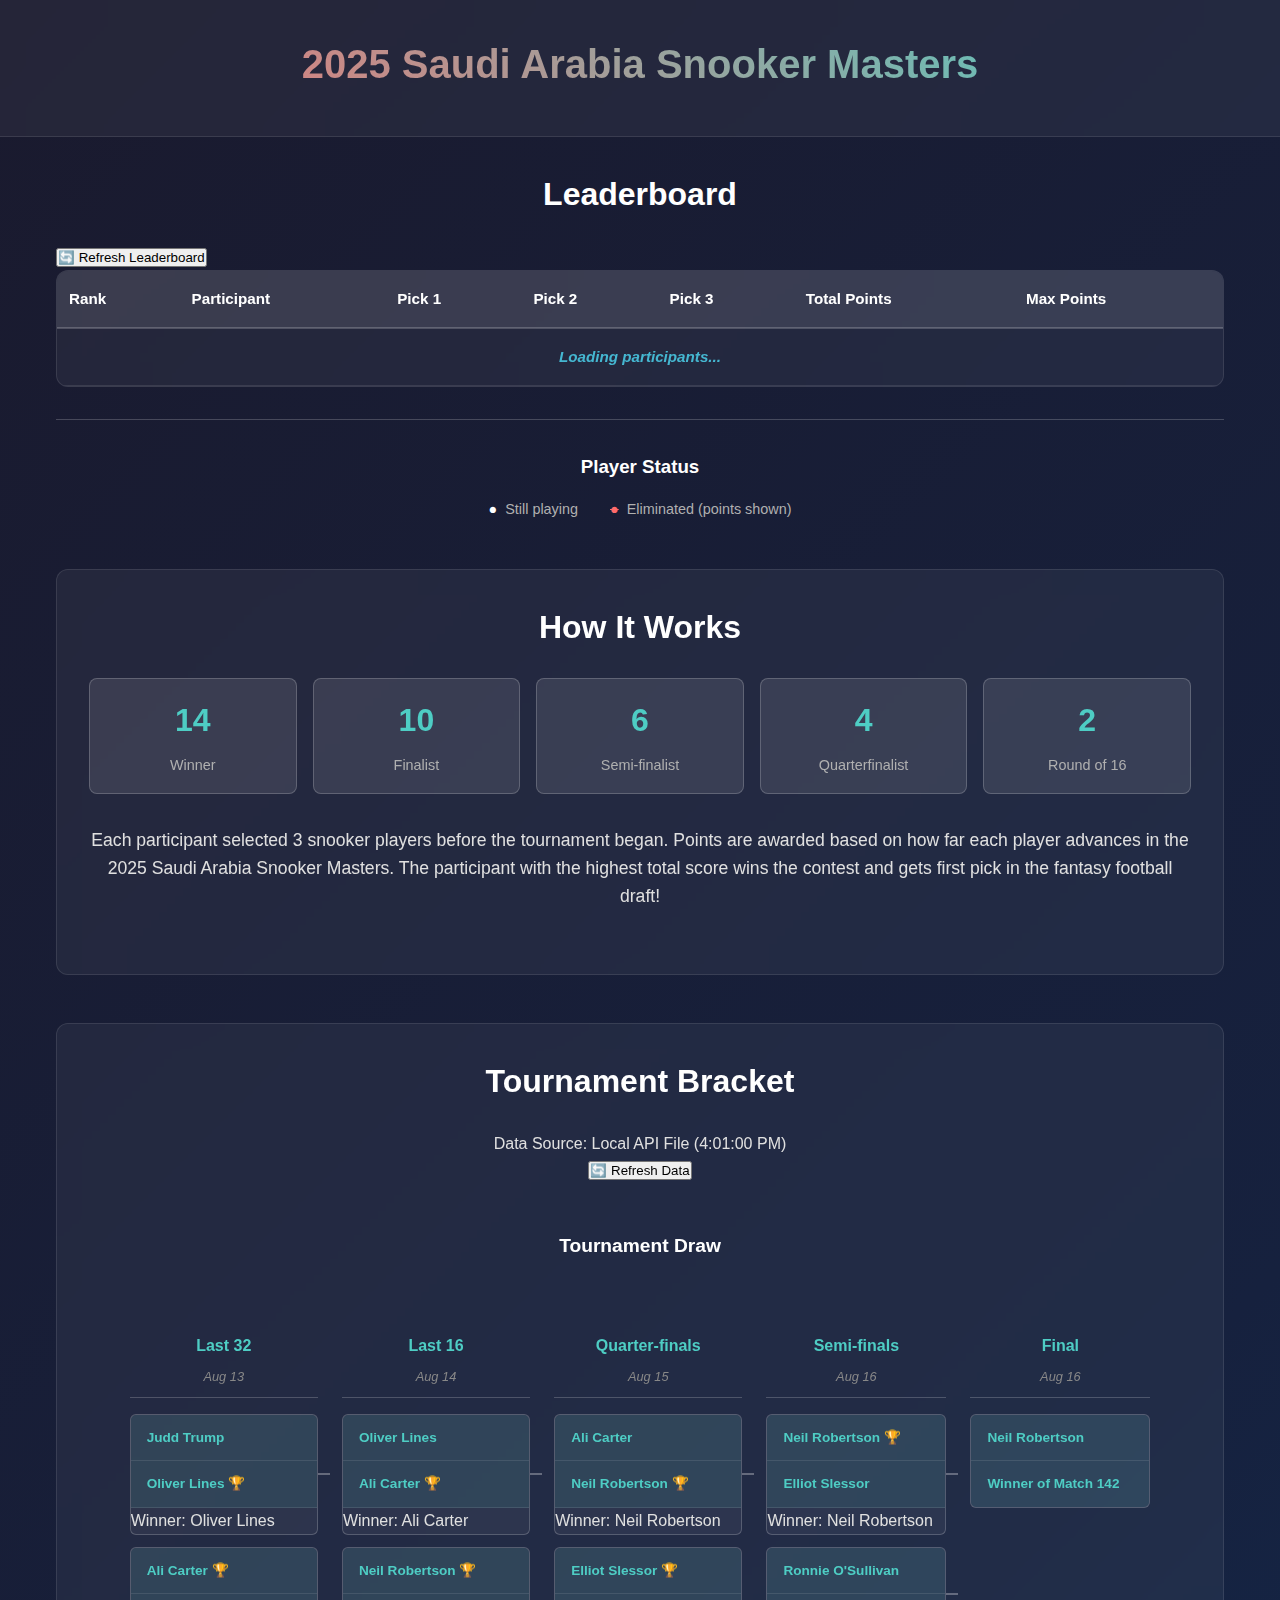
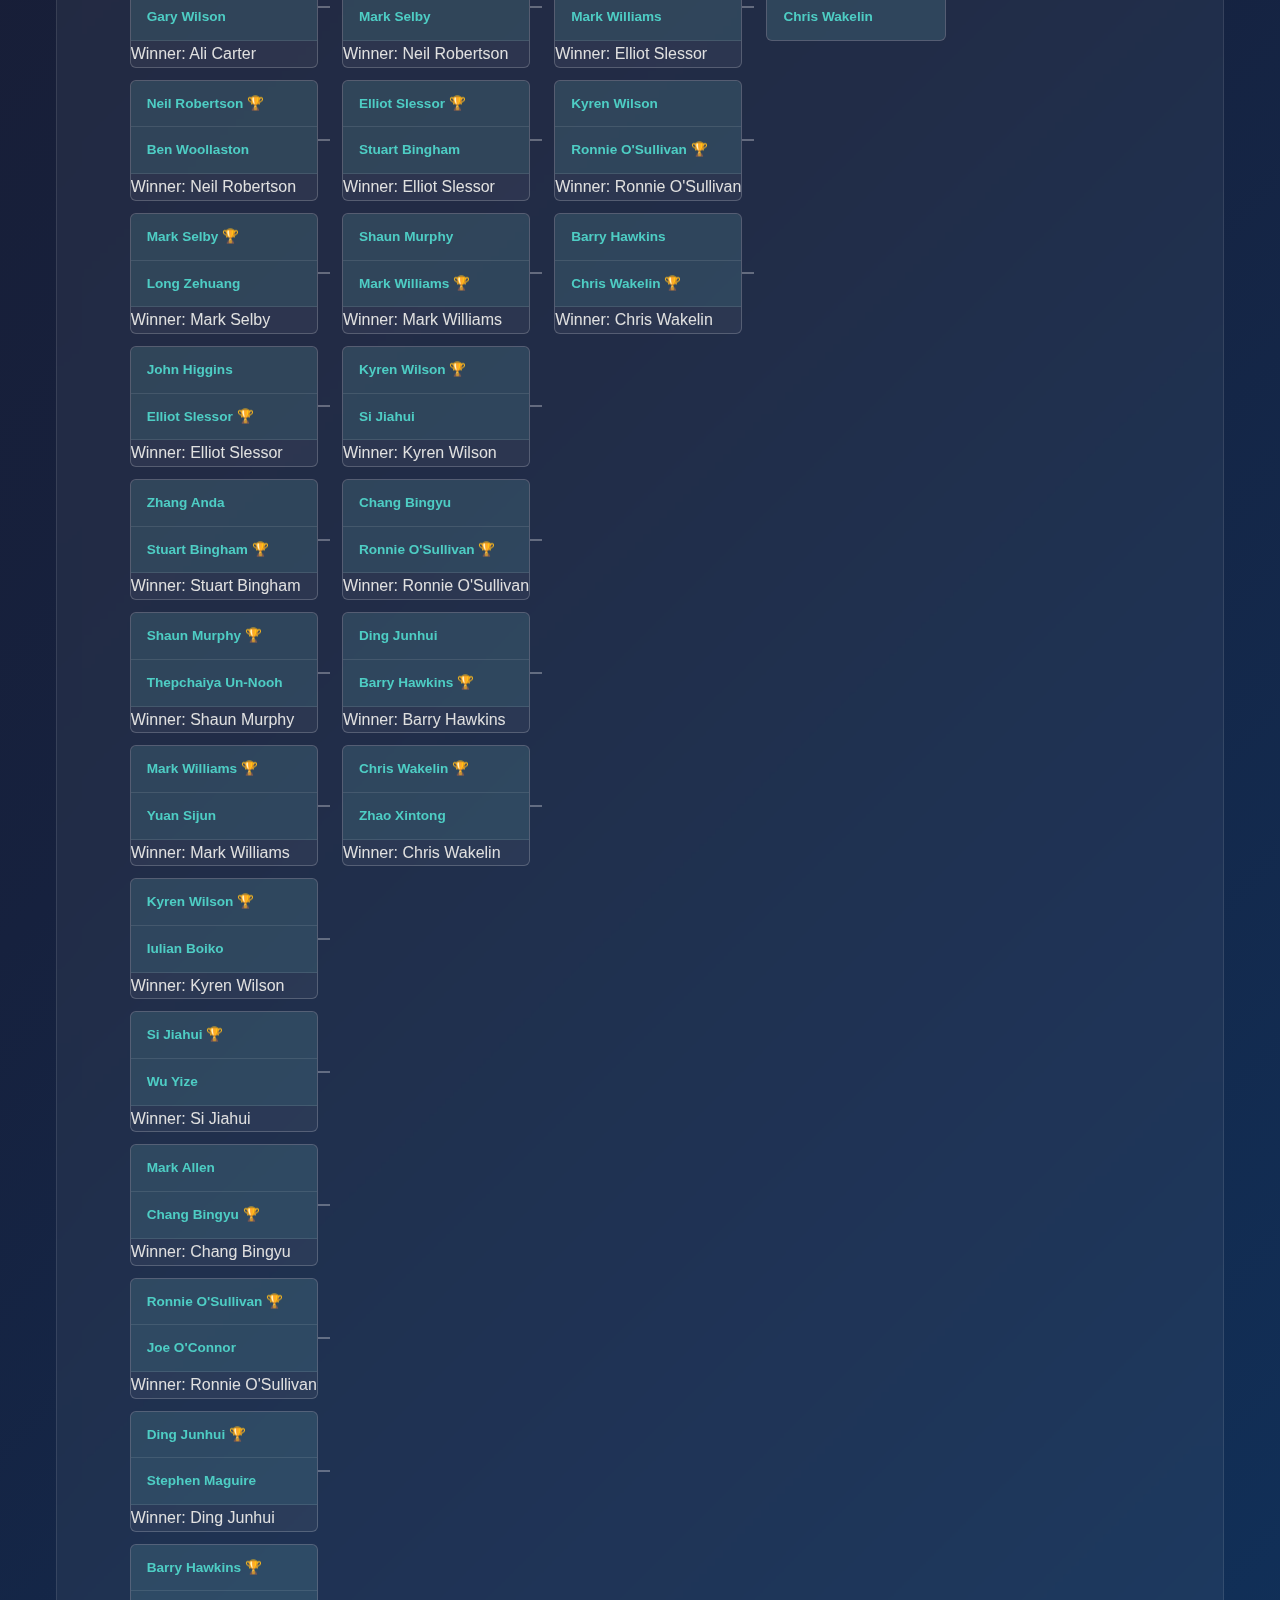
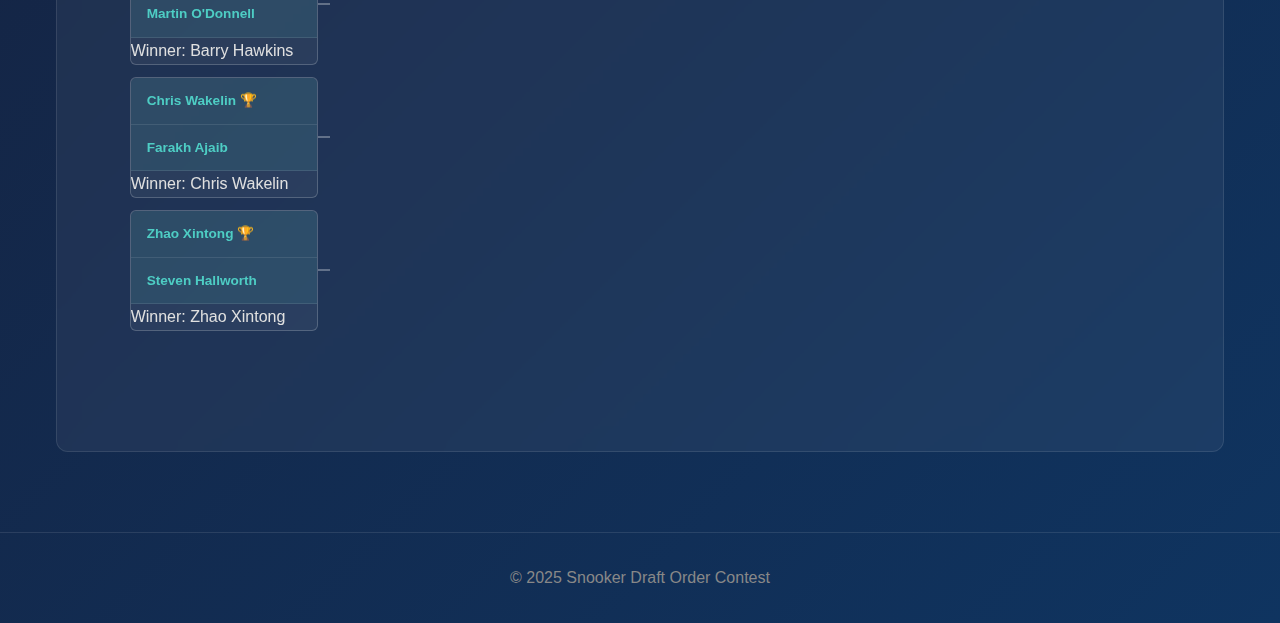
<file: index.html>
<!DOCTYPE html>
<html lang="en">
<head>
    <meta charset="UTF-8">
    <meta name="viewport" content="width=device-width, initial-scale=1.0">
    <title>Snooker Draft Order Contest Leaderboard</title>
    <link rel="stylesheet" href="style.css">
</head>
<body>
    <header>
        <h1>2025 Saudi Arabia Snooker Masters</h1>
    </header>

    <main>
        <section class="leaderboard-section">
            <div class="leaderboard-header">
                <h2>Leaderboard</h2>
                <button id="refreshLeaderboardBtn" class="refresh-btn" onclick="refreshLeaderboardData()">
                    🔄 Refresh Leaderboard
                </button>
            </div>
            <div class="table-container">
                <table id="leaderboardTable">
                    <thead>
                        <tr>
                            <th>Rank</th>
                            <th>Participant</th>
                            <th>Pick 1</th>
                            <th>Pick 2</th>
                            <th>Pick 3</th>
                            <th>Total Points</th>
                            <th>Max Points</th>
                        </tr>
                    </thead>
                    <tbody id="leaderboardBody">
                        <tr>
                            <td colspan="7" class="loading">Loading leaderboard...</td>
                        </tr>
                    </tbody>
                </table>
            </div>
            
            <div class="status-legend">
                <h3>Player Status</h3>
                <div class="legend-items">
                    <div class="legend-item">
                        <span style="color: #ffffff;">●</span>
                        <span>Still playing</span>
                    </div>
                    <div class="legend-item">
                        <span style="color: #ff6b6b; text-decoration: line-through;">●</span>
                        <span>Eliminated (points shown)</span>
                    </div>
                </div>
            </div>
        </section>

        <section class="how-it-works">
            <h2>How It Works</h2>
            <div class="scoring-grid">
                <div class="scoring-item">
                    <span class="points">14</span>
                    <span class="description">Winner</span>
                </div>
                <div class="scoring-item">
                    <span class="points">10</span>
                    <span class="description">Finalist</span>
                </div>
                <div class="scoring-item">
                    <span class="points">6</span>
                    <span class="description">Semi-finalist</span>
                </div>
                <div class="scoring-item">
                    <span class="points">4</span>
                    <span class="description">Quarterfinalist</span>
                </div>
                <div class="scoring-item">
                    <span class="points">2</span>
                    <span class="description">Round of 16</span>
                </div>
            </div>
            <p>
                Each participant selected 3 snooker players before the tournament began. 
                Points are awarded based on how far each player advances in the 2025 Saudi Arabia Snooker Masters.
                The participant with the highest total score wins the contest and gets first pick in the fantasy football draft!
            </p>
        </section>

        <section class="tournament-bracket">
            <h2>Tournament Bracket</h2>
            <div class="bracket-header">
                <div class="data-source">
                    <span>Data Source: </span><span id="bracketDataSource">Loading...</span>
                </div>
                <button id="refreshBracketBtn" class="refresh-btn" onclick="refreshBracketData()">
                    🔄 Refresh Data
                </button>
            </div>
            <div id="bracketContainer" class="bracket-container">
                <div class="loading">Loading tournament information...</div>
            </div>
        </section>


    </main>

    <footer>
        <p>&copy; 2025 Snooker Draft Order Contest</p>
    </footer>

    <script src="config.js"></script>
    <script src="participants-loader.js"></script>
    <script src="wst-fetcher.js"></script>
    <script src="leaderboard.js"></script>
    <script src="bracket.js"></script>
    <script src="validate-data.js"></script>
    <script>
        // Initialize components when page loads
        document.addEventListener('DOMContentLoaded', () => {
            console.log('Page loaded - all components should initialize automatically');
        });
    </script>
</body>
</html>
</file>
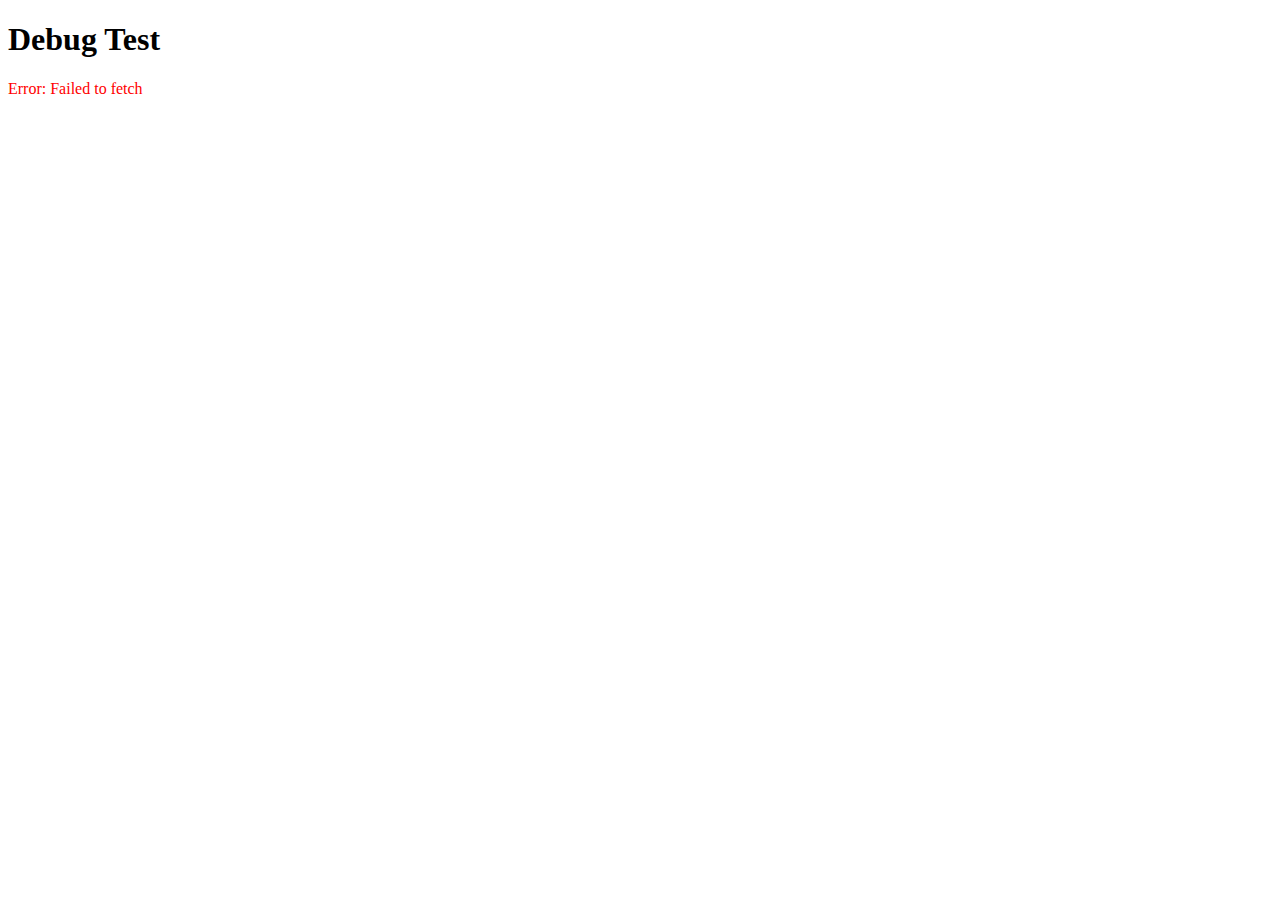
<file: debug-test.html>
<!DOCTYPE html>
<html lang="en">
<head>
    <meta charset="UTF-8">
    <meta name="viewport" content="width=device-width, initial-scale=1.0">
    <title>Debug Test</title>
</head>
<body>
    <h1>Debug Test</h1>
    <div id="output"></div>

    <script src="config.js"></script>
    <script src="participants-loader.js"></script>
    <script src="wst-fetcher.js"></script>
    <script>
        async function debugData() {
            const output = document.getElementById('output');
            
            try {
                // Load participants
                console.log('Loading participants...');
                const participants = await ParticipantsLoader.loadParticipants();
                console.log('Participants:', participants);
                
                // Check for Mark Williams
                participants.forEach(participant => {
                    participant.picks.forEach((pick, index) => {
                        if (pick && pick.includes('Williams')) {
                            console.log(`Found Williams in ${participant.name}'s pick ${index + 1}: "${pick}"`);
                            output.innerHTML += `<p>🎯 Found Williams in ${participant.name}'s pick ${index + 1}: "${pick}"</p>`;
                        }
                    });
                });
                
                // Load tournament data
                console.log('Loading tournament data...');
                const tournamentData = await fetch('data/api_tournament.json').then(r => r.json());
                console.log('Tournament data loaded');
                
                // Check for Mark Williams in tournament data
                const matches = tournamentData.data.attributes.matches;
                matches.forEach(match => {
                    if (match.name && match.name.includes('Williams')) {
                        console.log(`Found Williams match: ${match.name}, Round: ${match.round}, Status: ${match.status}`);
                        output.innerHTML += `<p>🏆 Found Williams match: ${match.name}, Round: ${match.round}, Status: ${match.status}</p>`;
                    }
                });
                
            } catch (error) {
                console.error('Error:', error);
                output.innerHTML += `<p style="color: red;">Error: ${error.message}</p>`;
            }
        }
        
        debugData();
    </script>
</body>
</html>
</file>
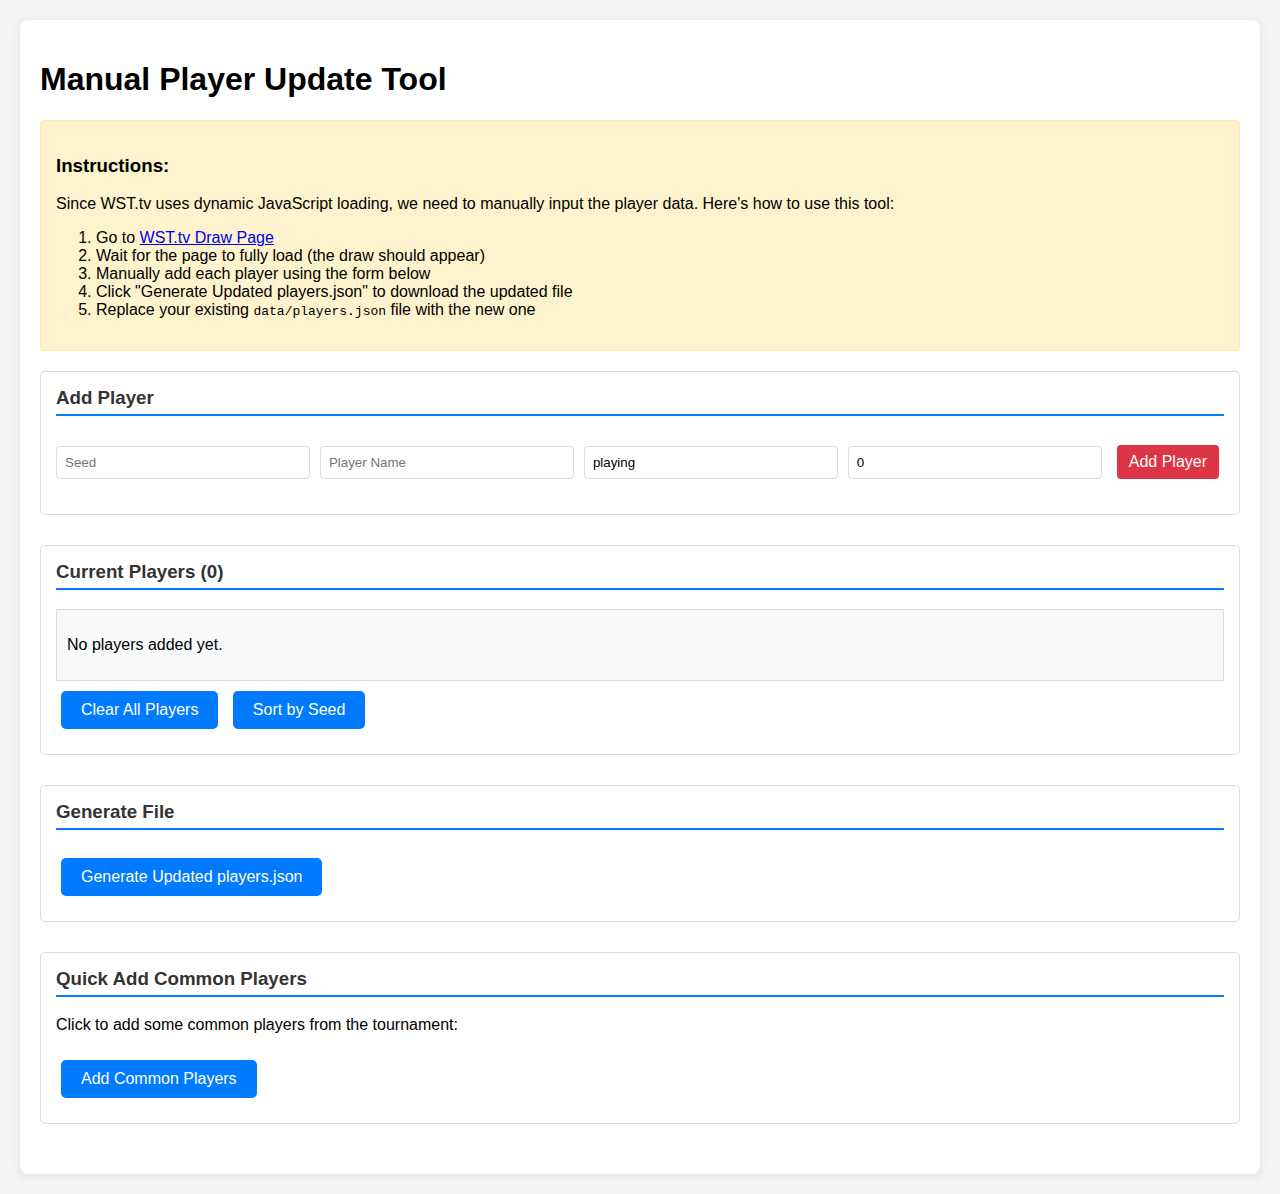
<file: manual-player-update.html>
<!DOCTYPE html>
<html lang="en">
<head>
    <meta charset="UTF-8">
    <meta name="viewport" content="width=device-width, initial-scale=1.0">
    <title>Manual Player Update Tool</title>
    <style>
        body {
            font-family: Arial, sans-serif;
            margin: 20px;
            background-color: #f5f5f5;
        }
        .container {
            max-width: 1200px;
            margin: 0 auto;
            background: white;
            padding: 20px;
            border-radius: 8px;
            box-shadow: 0 2px 10px rgba(0,0,0,0.1);
        }
        .section {
            margin-bottom: 30px;
            padding: 15px;
            border: 1px solid #ddd;
            border-radius: 5px;
        }
        .section h3 {
            margin-top: 0;
            color: #333;
            border-bottom: 2px solid #007bff;
            padding-bottom: 5px;
        }
        .status {
            padding: 10px;
            border-radius: 5px;
            margin: 10px 0;
        }
        .status.success { background-color: #d4edda; color: #155724; }
        .status.error { background-color: #f8d7da; color: #721c24; }
        .status.info { background-color: #d1ecf1; color: #0c5460; }
        .player-input {
            display: flex;
            gap: 10px;
            margin: 10px 0;
            align-items: center;
        }
        .player-input input {
            padding: 8px;
            border: 1px solid #ddd;
            border-radius: 4px;
            flex: 1;
        }
        .player-input input[type="number"] {
            width: 80px;
        }
        .player-input button {
            background-color: #dc3545;
            color: white;
            border: none;
            padding: 8px 12px;
            border-radius: 4px;
            cursor: pointer;
        }
        .player-input button:hover {
            background-color: #c82333;
        }
        button {
            background-color: #007bff;
            color: white;
            border: none;
            padding: 10px 20px;
            border-radius: 5px;
            cursor: pointer;
            font-size: 16px;
            margin: 10px 5px;
        }
        button:hover {
            background-color: #0056b3;
        }
        .add-player-btn {
            background-color: #28a745;
        }
        .add-player-btn:hover {
            background-color: #218838;
        }
        .current-players {
            max-height: 400px;
            overflow-y: auto;
            border: 1px solid #ddd;
            padding: 10px;
            background-color: #f8f9fa;
        }
        .player-item {
            background-color: white;
            border: 1px solid #dee2e6;
            border-radius: 4px;
            padding: 10px;
            margin: 5px 0;
            display: flex;
            justify-content: space-between;
            align-items: center;
        }
        .player-info {
            flex: 1;
        }
        .player-seed {
            font-weight: bold;
            color: #007bff;
            margin-right: 10px;
        }
        .instructions {
            background-color: #fff3cd;
            border: 1px solid #ffeaa7;
            border-radius: 4px;
            padding: 15px;
            margin-bottom: 20px;
        }
    </style>
</head>
<body>
    <div class="container">
        <h1>Manual Player Update Tool</h1>
        
        <div class="instructions">
            <h3>Instructions:</h3>
            <p>Since WST.tv uses dynamic JavaScript loading, we need to manually input the player data. Here's how to use this tool:</p>
            <ol>
                <li>Go to <a href="https://www.wst.tv/matches/34ca357d-bed6-4501-b8cd-aa94e5f7ff16?tab=1" target="_blank">WST.tv Draw Page</a></li>
                <li>Wait for the page to fully load (the draw should appear)</li>
                <li>Manually add each player using the form below</li>
                <li>Click "Generate Updated players.json" to download the updated file</li>
                <li>Replace your existing <code>data/players.json</code> file with the new one</li>
            </ol>
        </div>
        
        <div class="section">
            <h3>Add Player</h3>
            <div class="player-input">
                <input type="number" id="seedInput" placeholder="Seed" min="1" max="128">
                <input type="text" id="nameInput" placeholder="Player Name">
                <input type="text" id="statusInput" placeholder="Status" value="playing">
                <input type="number" id="pointsInput" placeholder="Points" value="0">
                <button class="add-player-btn" onclick="addPlayer()">Add Player</button>
            </div>
        </div>
        
        <div class="section">
            <h3>Current Players (<span id="playerCount">0</span>)</h3>
            <div class="current-players" id="currentPlayers">
                <p>No players added yet.</p>
            </div>
            <button onclick="clearAllPlayers()">Clear All Players</button>
            <button onclick="sortPlayers()">Sort by Seed</button>
        </div>
        
        <div class="section">
            <h3>Generate File</h3>
            <button onclick="generatePlayersFile()">Generate Updated players.json</button>
            <div id="fileOutput"></div>
        </div>
        
        <div class="section">
            <h3>Quick Add Common Players</h3>
            <p>Click to add some common players from the tournament:</p>
            <button onclick="addCommonPlayers()">Add Common Players</button>
        </div>
    </div>

    <script>
        let players = [];
        
        function addPlayer() {
            const seed = parseInt(document.getElementById('seedInput').value);
            const name = document.getElementById('nameInput').value.trim();
            const status = document.getElementById('statusInput').value.trim() || 'playing';
            const points = parseInt(document.getElementById('pointsInput').value) || 0;
            
            if (!seed || !name) {
                alert('Please enter both seed and name');
                return;
            }
            
            const player = {
                id: normalizePlayerId(name),
                name: name,
                status: status,
                points: points,
                seed: seed
            };
            
            // Check if player already exists
            const existingIndex = players.findIndex(p => p.id === player.id);
            if (existingIndex >= 0) {
                players[existingIndex] = player;
            } else {
                players.push(player);
            }
            
            updatePlayerDisplay();
            clearInputs();
        }
        
        function normalizePlayerId(name) {
            return name.toLowerCase()
                .replace(/[^a-z0-9\s]/g, '')
                .replace(/\s+/g, '_');
        }
        
        function clearInputs() {
            document.getElementById('seedInput').value = '';
            document.getElementById('nameInput').value = '';
            document.getElementById('statusInput').value = 'playing';
            document.getElementById('pointsInput').value = '0';
        }
        
        function removePlayer(index) {
            players.splice(index, 1);
            updatePlayerDisplay();
        }
        
        function clearAllPlayers() {
            players = [];
            updatePlayerDisplay();
        }
        
        function sortPlayers() {
            players.sort((a, b) => a.seed - b.seed);
            updatePlayerDisplay();
        }
        
        function updatePlayerDisplay() {
            const container = document.getElementById('currentPlayers');
            const countSpan = document.getElementById('playerCount');
            
            countSpan.textContent = players.length;
            
            if (players.length === 0) {
                container.innerHTML = '<p>No players added yet.</p>';
                return;
            }
            
            container.innerHTML = players.map((player, index) => `
                <div class="player-item">
                    <div class="player-info">
                        <span class="player-seed">#${player.seed}</span>
                        <strong>${player.name}</strong>
                        <span style="color: #666;">(${player.status}, ${player.points} pts)</span>
                    </div>
                    <button onclick="removePlayer(${index})">Remove</button>
                </div>
            `).join('');
        }
        
        function generatePlayersFile() {
            if (players.length === 0) {
                alert('Please add some players first');
                return;
            }
            
            // Sort players by seed
            const sortedPlayers = [...players].sort((a, b) => a.seed - b.seed);
            
            const playersData = {
                players: sortedPlayers,
                lastUpdated: new Date().toISOString(),
                source: "Manual update from WST.tv",
                totalPlayers: sortedPlayers.length
            };
            
            const jsonContent = JSON.stringify(playersData, null, 2);
            
            // Create download link
            const blob = new Blob([jsonContent], { type: 'application/json' });
            const url = URL.createObjectURL(blob);
            const a = document.createElement('a');
            a.href = url;
            a.download = 'players.json';
            document.body.appendChild(a);
            a.click();
            document.body.removeChild(a);
            URL.revokeObjectURL(url);
            
            document.getElementById('fileOutput').innerHTML = `
                <div class="status success">
                    <strong>File generated successfully!</strong><br>
                    Players: ${sortedPlayers.length}<br>
                    File: players.json<br>
                    <small>Replace your existing data/players.json file with this new one.</small>
                </div>
            `;
        }
        
        function addCommonPlayers() {
            const commonPlayers = [
                { seed: 1, name: "Judd Trump", status: "playing", points: 0 },
                { seed: 2, name: "Ronnie O'Sullivan", status: "playing", points: 0 },
                { seed: 3, name: "Mark Allen", status: "playing", points: 0 },
                { seed: 4, name: "Mark Selby", status: "playing", points: 0 },
                { seed: 5, name: "Shaun Murphy", status: "playing", points: 0 },
                { seed: 6, name: "Neil Robertson", status: "playing", points: 0 },
                { seed: 7, name: "Kyren Wilson", status: "playing", points: 0 },
                { seed: 8, name: "John Higgins", status: "playing", points: 0 },
                { seed: 9, name: "Barry Hawkins", status: "playing", points: 0 },
                { seed: 10, name: "Stuart Bingham", status: "playing", points: 0 },
                { seed: 11, name: "Jack Lisowski", status: "playing", points: 0 },
                { seed: 12, name: "Luca Brecel", status: "playing", points: 0 },
                { seed: 13, name: "David Gilbert", status: "playing", points: 0 },
                { seed: 14, name: "Tom Ford", status: "playing", points: 0 },
                { seed: 15, name: "Gary Wilson", status: "playing", points: 0 },
                { seed: 16, name: "Robert Milkins", status: "playing", points: 0 },
                { seed: 17, name: "Ryan Day", status: "playing", points: 0 },
                { seed: 18, name: "Joe Perry", status: "playing", points: 0 },
                { seed: 19, name: "Anthony McGill", status: "playing", points: 0 },
                { seed: 20, name: "Hossein Vafaei", status: "playing", points: 0 },
                { seed: 21, name: "Ding Junhui", status: "playing", points: 0 },
                { seed: 22, name: "Ali Carter", status: "playing", points: 0 },
                { seed: 23, name: "Stephen Maguire", status: "playing", points: 0 },
                { seed: 24, name: "Zhou Yuelong", status: "playing", points: 0 },
                { seed: 25, name: "Xiao Guodong", status: "playing", points: 0 },
                { seed: 26, name: "Yan Bingtao", status: "playing", points: 0 },
                { seed: 27, name: "Liang Wenbo", status: "playing", points: 0 },
                { seed: 28, name: "Zhao Xintong", status: "playing", points: 0 },
                { seed: 29, name: "Fan Zhengyi", status: "playing", points: 0 },
                { seed: 30, name: "Lu Ning", status: "playing", points: 0 },
                { seed: 31, name: "Tian Pengfei", status: "playing", points: 0 },
                { seed: 32, name: "Li Hang", status: "playing", points: 0 }
            ];
            
            // Add players that aren't already in the list
            commonPlayers.forEach(player => {
                const existingIndex = players.findIndex(p => p.id === normalizePlayerId(player.name));
                if (existingIndex === -1) {
                    players.push({
                        ...player,
                        id: normalizePlayerId(player.name)
                    });
                }
            });
            
            updatePlayerDisplay();
        }
        
        // Load existing players if available
        async function loadExistingPlayers() {
            try {
                const response = await fetch('data/players.json');
                if (response.ok) {
                    const data = await response.json();
                    if (data.players && Array.isArray(data.players)) {
                        players = data.players;
                        updatePlayerDisplay();
                    }
                }
            } catch (error) {
                console.log('No existing players.json found or error loading it');
            }
        }
        
        // Load existing players on page load
        loadExistingPlayers();
    </script>
</body>
</html>
</file>
<file: style.css>
/* Reset and base styles */
* {
    margin: 0;
    padding: 0;
    box-sizing: border-box;
}

body {
    font-family: -apple-system, BlinkMacSystemFont, 'Segoe UI', Roboto, Oxygen, Ubuntu, Cantarell, sans-serif;
    line-height: 1.6;
    color: #e0e0e0;
    background: linear-gradient(135deg, #1a1a2e 0%, #16213e 50%, #0f3460 100%);
    min-height: 100vh;
}

/* Header styles */
header {
    text-align: center;
    padding: 2rem 1rem;
    background: rgba(255, 255, 255, 0.05);
    backdrop-filter: blur(10px);
    border-bottom: 1px solid rgba(255, 255, 255, 0.1);
}

header h1 {
    font-size: 2.5rem;
    font-weight: 700;
    margin-bottom: 0.5rem;
    background: linear-gradient(45deg, #ff6b6b, #4ecdc4, #45b7d1);
    background-size: 200% 200%;
    -webkit-background-clip: text;
    -webkit-text-fill-color: transparent;
    background-clip: text;
    animation: gradient 3s ease infinite;
}

@keyframes gradient {
    0% { background-position: 0% 50%; }
    50% { background-position: 100% 50%; }
    100% { background-position: 0% 50%; }
}

.subtitle {
    font-size: 1.2rem;
    color: #b0b0b0;
    margin-bottom: 1rem;
}

.last-updated {
    font-size: 0.9rem;
    color: #888;
    font-style: italic;
}

/* Main content */
main {
    max-width: 1200px;
    margin: 0 auto;
    padding: 2rem 1rem;
}

/* Section styles */
section {
    margin-bottom: 3rem;
}

section h2 {
    font-size: 2rem;
    margin-bottom: 1.5rem;
    color: #fff;
    text-align: center;
}

/* Table styles */
.table-container {
    overflow-x: auto;
    background: rgba(255, 255, 255, 0.05);
    border-radius: 12px;
    backdrop-filter: blur(10px);
    border: 1px solid rgba(255, 255, 255, 0.1);
}

table {
    width: 100%;
    border-collapse: collapse;
    font-size: 0.95rem;
}

thead {
    background: rgba(255, 255, 255, 0.1);
}

th {
    padding: 1rem 0.75rem;
    text-align: left;
    font-weight: 600;
    color: #fff;
    border-bottom: 2px solid rgba(255, 255, 255, 0.2);
}

td {
    padding: 1rem 0.75rem;
    border-bottom: 1px solid rgba(255, 255, 255, 0.1);
}

tbody tr:hover {
    background: rgba(255, 255, 255, 0.05);
    transition: background 0.2s ease;
}

.loading {
    text-align: center;
    color: #888;
    font-style: italic;
}

/* Rank column */
td:first-child {
    font-weight: 600;
    color: #4ecdc4;
    text-align: center;
}

/* Total points column */
td:nth-child(6) {
    font-weight: 700;
    color: #ff6b6b;
    text-align: center;
}

/* Max points column */
td:last-child {
    font-weight: 600;
    color: #45b7d1;
    text-align: center;
}

/* Player pick columns */
td:nth-child(3),
td:nth-child(4),
td:nth-child(5) {
    text-align: left;
    vertical-align: middle;
}

.player-name {
    margin-left: 0.5rem;
}

.status-icon {
    font-size: 1.2rem;
}

.player-points {
    font-size: 0.8rem;
    color: #4ecdc4;
    font-weight: 600;
}

/* How it works section */
.how-it-works {
    background: rgba(255, 255, 255, 0.05);
    padding: 2rem;
    border-radius: 12px;
    backdrop-filter: blur(10px);
    border: 1px solid rgba(255, 255, 255, 0.1);
}

.scoring-grid {
    display: grid;
    grid-template-columns: repeat(auto-fit, minmax(150px, 1fr));
    gap: 1rem;
    margin-bottom: 2rem;
}

.scoring-item {
    display: flex;
    flex-direction: column;
    align-items: center;
    padding: 1rem;
    background: rgba(255, 255, 255, 0.1);
    border-radius: 8px;
    border: 1px solid rgba(255, 255, 255, 0.2);
}

.points {
    font-size: 2rem;
    font-weight: 700;
    color: #4ecdc4;
    margin-bottom: 0.5rem;
}

.description {
    font-size: 0.9rem;
    color: #b0b0b0;
    text-align: center;
}

.how-it-works p {
    margin-bottom: 2rem;
    color: #e0e0e0;
    text-align: center;
    font-size: 1.1rem;
}

/* Status legend */
.status-legend {
    margin-top: 2rem;
    padding-top: 2rem;
    border-top: 1px solid rgba(255, 255, 255, 0.2);
}

.status-legend h3 {
    text-align: center;
    margin-bottom: 1rem;
    color: #fff;
}

.legend-items {
    display: flex;
    justify-content: center;
    gap: 2rem;
    flex-wrap: wrap;
}

.legend-item {
    display: flex;
    align-items: center;
    gap: 0.5rem;
    font-size: 0.9rem;
    color: #b0b0b0;
}

.legend-item .status-icon {
    font-size: 1.2rem;
}

/* Footer */
footer {
    text-align: center;
    padding: 2rem;
    color: #888;
    border-top: 1px solid rgba(255, 255, 255, 0.1);
}

/* Responsive design */
@media (max-width: 768px) {
    header h1 {
        font-size: 2rem;
    }
    
    .subtitle {
        font-size: 1rem;
    }
    
    main {
        padding: 1rem;
    }
    
    section h2 {
        font-size: 1.5rem;
    }
    
    table {
        font-size: 0.85rem;
    }
    
    th, td {
        padding: 0.75rem 0.5rem;
    }
    
    .scoring-grid {
        grid-template-columns: repeat(auto-fit, minmax(120px, 1fr));
        gap: 0.75rem;
    }
    
    .points {
        font-size: 1.5rem;
    }
    
    .legend-items {
        flex-direction: column;
        align-items: center;
        gap: 1rem;
    }
    
    /* Stack table columns on very small screens */
    @media (max-width: 480px) {
        table {
            font-size: 0.75rem;
        }
        
        th, td {
            padding: 0.5rem 0.25rem;
        }
        
        td:nth-child(3),
        td:nth-child(4),
        td:nth-child(5) {
            text-align: left;
            vertical-align: middle;
        }
    }
}

/* Tournament Bracket Section */
.tournament-bracket {
    background: rgba(255, 255, 255, 0.05);
    padding: 2rem;
    border-radius: 12px;
    backdrop-filter: blur(10px);
    border: 1px solid rgba(255, 255, 255, 0.1);
    margin-bottom: 3rem;
}

.bracket-container {
    margin-top: 1.5rem;
}

.bracket-header {
    text-align: center;
    margin-bottom: 2rem;
}

.bracket-header h3 {
    color: #fff;
    margin-bottom: 0.5rem;
}

.bracket-info {
    color: #b0b0b0;
    font-size: 0.9rem;
}

.bracket-structure {
    display: grid;
    gap: 2rem;
}

.round-info h4,
.seeding-info h4 {
    color: #fff;
    margin-bottom: 1rem;
    font-size: 1.2rem;
}

.rounds-grid {
    display: grid;
    grid-template-columns: repeat(auto-fit, minmax(200px, 1fr));
    gap: 1rem;
}

.round-item {
    background: rgba(255, 255, 255, 0.1);
    padding: 1rem;
    border-radius: 8px;
    border: 1px solid rgba(255, 255, 255, 0.2);
}

.round-name {
    font-weight: 600;
    color: #4ecdc4;
    margin-bottom: 0.5rem;
}

.round-details {
    display: flex;
    justify-content: space-between;
    font-size: 0.85rem;
    color: #b0b0b0;
}

.seeding-info p {
    color: #e0e0e0;
    margin-bottom: 0.5rem;
    font-size: 0.9rem;
}

/* Tournament Draw */
.tournament-draw {
    margin-bottom: 3rem;
}

.tournament-draw h4 {
    color: #fff;
    margin-bottom: 1.5rem;
    font-size: 1.2rem;
    text-align: center;
}

.draw-container {
    width: 100%;
    padding: 0.5rem 0;
}

/* Traditional Bracket Style */
.bracket-container {
    display: flex;
    justify-content: center;
    width: 100%;
    padding: 1rem 0;
}

.bracket-rounds {
    display: flex;
    gap: 1.5rem;
    align-items: flex-start;
    max-width: 100%;
    overflow-x: auto;
}

.bracket-round {
    display: flex;
    flex-direction: column;
    min-width: 180px;
    flex-shrink: 0;
}

.round-header {
    text-align: center;
    margin-bottom: 1rem;
    padding-bottom: 0.5rem;
    border-bottom: 1px solid rgba(255, 255, 255, 0.2);
}

.round-header h5 {
    color: #4ecdc4;
    font-size: 1rem;
    margin-bottom: 0.25rem;
}

.round-dates {
    color: #888;
    font-size: 0.8rem;
    font-style: italic;
}

.bracket-matches {
    display: flex;
    flex-direction: column;
    gap: 0.75rem;
}

.bracket-match {
    position: relative;
}

.bracket-match::after {
    content: '';
    position: absolute;
    right: -0.75rem;
    top: 50%;
    width: 0.75rem;
    height: 2px;
    background: rgba(255, 255, 255, 0.3);
    transform: translateY(-50%);
}

.bracket-round:last-child .bracket-match::after {
    display: none;
}

.match-slot {
    background: rgba(255, 255, 255, 0.05);
    border: 1px solid rgba(255, 255, 255, 0.2);
    border-radius: 6px;
    overflow: hidden;
}

.player-slot {
    padding: 0.75rem 1rem;
    font-size: 0.85rem;
    border-bottom: 1px solid rgba(255, 255, 255, 0.1);
    transition: all 0.2s ease;
    min-height: 2.5rem;
    display: flex;
    align-items: center;
}

.player-slot:last-child {
    border-bottom: none;
}

.player-slot.seeded {
    background: rgba(78, 205, 196, 0.1);
    color: #4ecdc4;
    font-weight: 600;
}

.player-slot.tbd {
    background: rgba(255, 255, 255, 0.05);
    color: #b0b0b0;
    font-style: italic;
}

.player-slot:hover {
    background: rgba(255, 255, 255, 0.1);
}

/* Responsive design for bracket */
@media (max-width: 768px) {
    .rounds-grid {
        grid-template-columns: 1fr;
    }
    
    .round-details {
        flex-direction: column;
        gap: 0.25rem;
    }
    
    .bracket-rounds {
        flex-direction: column;
        gap: 2rem;
    }
    
    .bracket-round {
        min-width: auto;
    }
    
    .bracket-matches {
        height: auto !important;
        min-height: auto !important;
        position: relative;
    }
    
    .bracket-match {
        position: relative !important;
        transform: none !important;
        margin-bottom: 1rem;
        top: auto !important;
    }
    
    .bracket-match::before,
    .bracket-match::after {
        display: none;
    }
    
    .player-slot {
        font-size: 0.8rem;
        padding: 0.6rem 0.8rem;
        min-height: 2rem;
    }
    
    .round-header h5 {
        font-size: 0.9rem;
    }
    
    .round-dates {
        font-size: 0.75rem;
    }
}

/* Animation for table rows */
tbody tr {
    animation: fadeIn 0.5s ease-in-out;
}

@keyframes fadeIn {
    from {
        opacity: 0;
        transform: translateY(10px);
    }
    to {
        opacity: 1;
        transform: translateY(0);
    }
}
</file>
